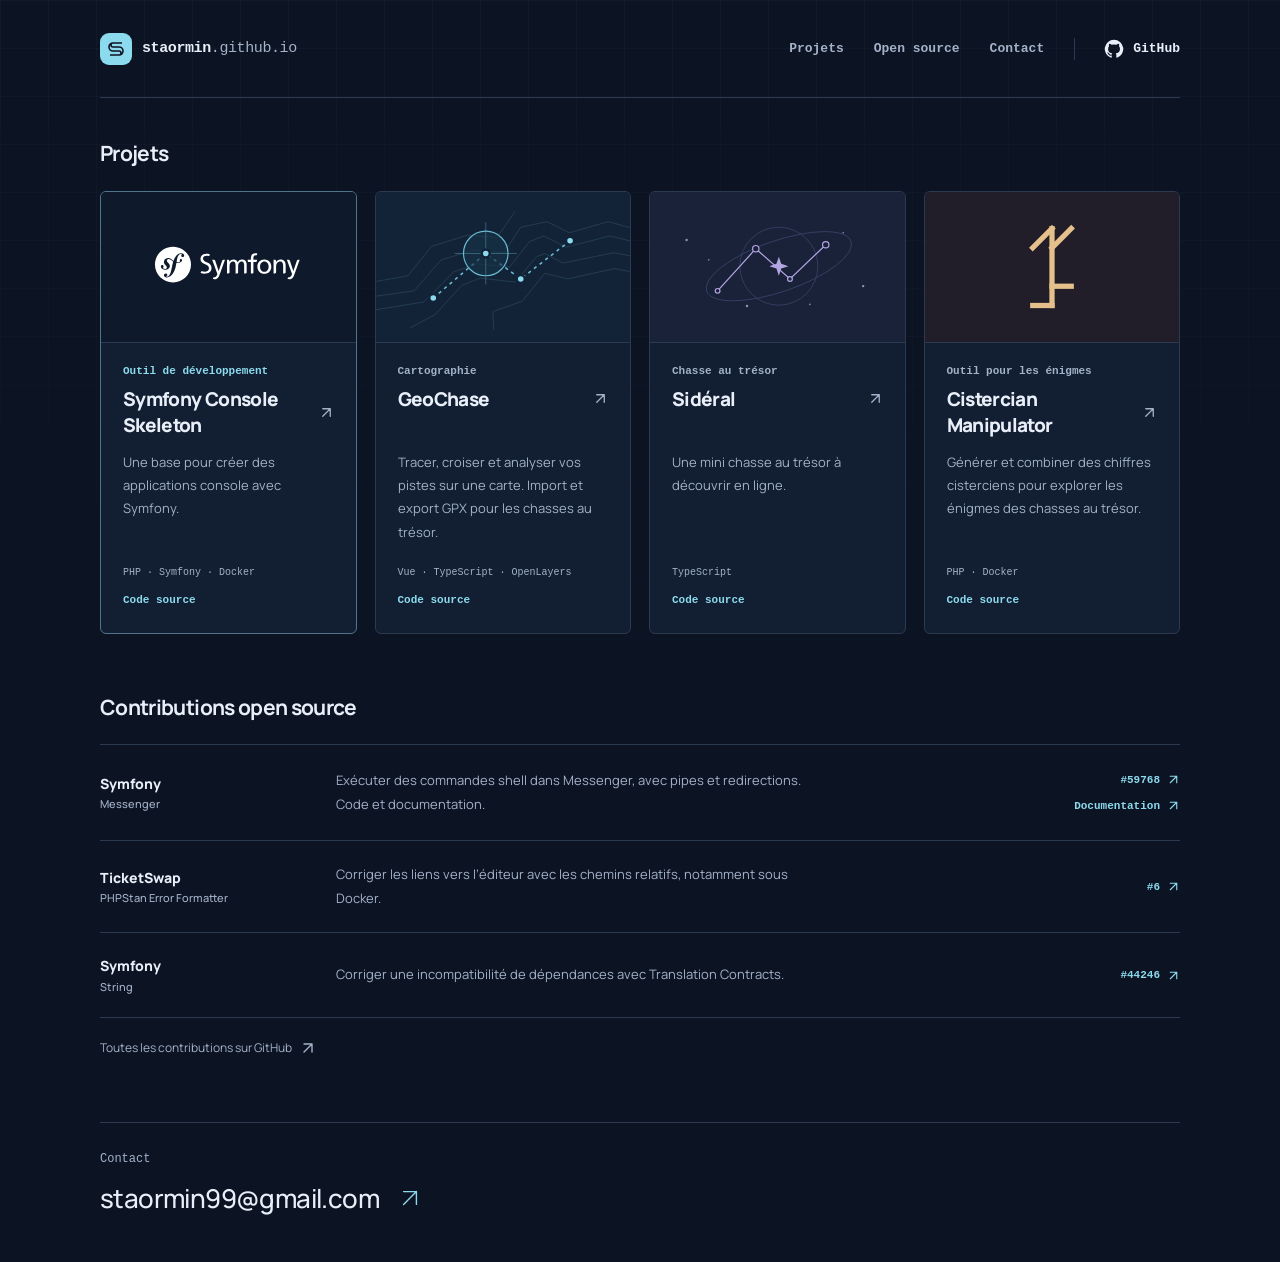
<file: index.html>
<!doctype html>
<html lang="fr">
  <head>
    <meta charset="utf-8">
    <meta name="viewport" content="width=device-width, initial-scale=1">
    <title>Staormin — Développeur web, projets &amp; open source</title>
    <meta name="description" content="Projets de Staormin : Symfony Console Skeleton, GeoChase, Sidéral et Cistercian Manipulator. Développement web et contributions à Symfony et TicketSwap.">
    <meta name="author" content="Staormin">
    <meta name="robots" content="index, follow">
    <meta name="theme-color" content="#0c1424">
    <link rel="canonical" href="https://staormin.github.io/">
    <link rel="icon" href="./assets/favicon.svg" type="image/svg+xml">
    <link rel="preload" href="./assets/manrope-latin.woff2" as="font" type="font/woff2" crossorigin>
    <link rel="stylesheet" href="./styles.css">
    <meta property="og:type" content="website">
    <meta property="og:locale" content="fr_FR">
    <meta property="og:site_name" content="Staormin">
    <meta property="og:title" content="Staormin — Projets &amp; open source">
    <meta property="og:description" content="Symfony Console Skeleton, GeoChase, Sidéral et Cistercian Manipulator. Les projets et contributions open source de Staormin.">
    <meta property="og:url" content="https://staormin.github.io/">
    <meta name="twitter:card" content="summary">
    <meta name="twitter:title" content="Staormin — Projets &amp; open source">
    <meta name="twitter:description" content="Symfony Console Skeleton, GeoChase, Sidéral, Cistercian Manipulator et mes contributions à l’écosystème PHP.">
    <script type="application/ld+json">
      {
        "@context": "https://schema.org",
        "@graph": [
          {
            "@type": "Person",
            "@id": "https://staormin.github.io/#staormin",
            "name": "Staormin",
            "url": "https://staormin.github.io/",
            "email": "mailto:staormin99@gmail.com",
            "sameAs": ["https://github.com/Staormin"]
          },
          {
            "@type": "WebSite",
            "@id": "https://staormin.github.io/#website",
            "name": "Staormin",
            "url": "https://staormin.github.io/",
            "inLanguage": "fr",
            "author": {"@id": "https://staormin.github.io/#staormin"}
          },
          {
            "@type": "ProfilePage",
            "@id": "https://staormin.github.io/#page",
            "url": "https://staormin.github.io/",
            "name": "Staormin — Développeur web, projets & open source",
            "description": "Outils PHP et Symfony, cartographie, chasses au trésor et contributions open source de Staormin.",
            "inLanguage": "fr",
            "isPartOf": {"@id": "https://staormin.github.io/#website"},
            "mainEntity": {"@id": "https://staormin.github.io/#staormin"}
          }
        ]
      }
    </script>
  </head>
  <body>
    <a class="skip-link" href="#contenu">Aller au contenu</a>
    <div class="shell">
      <header class="site-header">
        <a class="identity" href="./" aria-label="Staormin, accueil">
          <svg class="monogram" width="32" height="32" viewBox="0 0 32 32" aria-hidden="true"><rect width="32" height="32" rx="9" fill="currentColor"/><path d="M22 10H13a4 4 0 0 0 0 8h6a2 2 0 0 1 0 4h-9M10 22h9a4 4 0 0 0 0-8h-6a2 2 0 0 1 0-4h9" fill="none" stroke="#0c1424" stroke-width="1.6" stroke-linejoin="round"/></svg>
          <span>staormin<span class="identity-domain">.github.io</span></span>
        </a>
        <nav aria-label="Navigation principale">
          <a href="#projets">Projets</a>
          <a href="#open-source">Open source</a>
          <a href="#contact">Contact</a>
          <a class="nav-github" aria-label="Profil GitHub de Staormin" title="Profil GitHub" href="https://github.com/Staormin" rel="me">
            <svg width="20" height="20" viewBox="0 0 24 24" fill="currentColor" aria-hidden="true"><path d="M12 .9a11.1 11.1 0 0 0-3.5 21.63c.56.1.76-.24.76-.54v-2.08c-3.09.67-3.74-1.31-3.74-1.31-.51-1.28-1.24-1.62-1.24-1.62-1.01-.69.08-.68.08-.68 1.12.08 1.71 1.15 1.71 1.15 1 .1.6 2.22 3.23 1.27.1-.72.39-1.21.71-1.49-2.47-.28-5.06-1.24-5.06-5.5 0-1.22.44-2.22 1.15-3-.11-.29-.5-1.43.11-2.98 0 0 .94-.3 3.06 1.14a10.66 10.66 0 0 1 5.56 0c2.12-1.44 3.05-1.14 3.05-1.14.61 1.55.23 2.69.11 2.98.72.78 1.15 1.78 1.15 3 0 4.27-2.6 5.21-5.08 5.48.4.35.75 1.02.75 2.06v2.72c0 .3.2.64.77.53A11.1 11.1 0 0 0 12 .9Z"/></svg>
            <span class="github-label">GitHub</span>
          </a>
        </nav>
      </header>

      <main id="contenu" tabindex="-1">
        <h1 class="visually-hidden">Projets et contributions de Staormin</h1>

        <section class="projects section" id="projets" aria-labelledby="projects-title">
          <div class="section-heading"><h2 id="projects-title">Projets</h2></div>
          <div class="project-grid">
            <article class="project-card skeleton featured">
              <a class="project-art symfony-art" href="https://github.com/Staormin/symfony-skeleton" aria-label="Découvrir Symfony Console Skeleton sur GitHub">
                <img src="./assets/symfony-logo-white.svg" alt="Symfony" width="220" height="94" decoding="async">
              </a>
              <div class="project-body">
                <p class="project-category">Outil de développement</p>
                <h3><a href="https://github.com/Staormin/symfony-skeleton">Symfony Console Skeleton<svg class="external-icon" viewBox="0 0 16 16" aria-hidden="true"><path d="M4 12 12 4M4 4h8v8"/></svg></a></h3>
                <p class="project-description">Une base pour créer des applications console avec Symfony.</p>
                <div class="project-bottom"><span>PHP · Symfony · Docker</span><a href="https://github.com/Staormin/symfony-skeleton" aria-label="Code source de Symfony Console Skeleton">Code source</a></div>
              </div>
            </article>

            <article class="project-card geochase">
              <a class="project-art" href="https://staormin.github.io/GeoChase/" aria-label="Ouvrir GeoChase, outil de cartographie">
                <svg viewBox="0 0 320 130" fill="none" aria-hidden="true">
                  <g stroke="#294258" stroke-width="1"><path d="m-10 103 58-8 34-39 40-12 39 3 21-32 33-7 28 14 49-14 40 11M-8 120l68-11 38-38 29-10 41 4 25-32 18-7 28 14 55-14 37 9M-10 85l50-9 30-37 45-14 37 3 23-33M42 142l32-17 34-37 23-9 44 5 27-32 10-4 23 12 64-13 37 7M148 144l-1-23 37-13 28-35 29 7 59-13 42 8"/></g>
                  <path d="m72 104 66-56 44 32 62-48" stroke="#69b9d0" stroke-width="2" stroke-dasharray="4 5"/>
                  <circle cx="138" cy="48" r="28" fill="#183448" fill-opacity=".65" stroke="#69b9d0" stroke-width="1.5"/>
                  <path d="M138 9v78M99 48h78" stroke="#69b9d0" stroke-opacity=".5"/>
                  <g fill="#8cdaed" stroke="#122337" stroke-width="3"><circle cx="72" cy="104" r="5"/><circle cx="138" cy="48" r="5"/><circle cx="182" cy="80" r="5"/><circle cx="244" cy="32" r="5"/></g>
                </svg>
              </a>
              <div class="project-body">
                <p class="project-category">Cartographie</p>
                <h3><a href="https://staormin.github.io/GeoChase/">GeoChase<svg class="external-icon" viewBox="0 0 16 16" aria-hidden="true"><path d="M4 12 12 4M4 4h8v8"/></svg></a></h3>
                <p class="project-description">Tracer, croiser et analyser vos pistes sur une carte. Import et export GPX pour les chasses au trésor.</p>
                <div class="project-bottom"><span>Vue · TypeScript · OpenLayers</span><a href="https://github.com/Staormin/GeoChase" aria-label="Code source de GeoChase">Code source</a></div>
              </div>
            </article>

            <article class="project-card sideral">
              <a class="project-art" href="https://staormin.github.io/Sideral/" aria-label="Découvrir Sidéral, mini chasse au trésor">
                <svg viewBox="0 0 320 130" fill="none" aria-hidden="true">
                  <circle cx="162" cy="64" r="49" stroke="#394467"/><ellipse cx="162" cy="64" rx="96" ry="32" transform="rotate(-19 162 64)" stroke="#394467"/>
                  <path d="m85 95 48-53 43 38 45-43" stroke="#b3a5e2" stroke-width="1.5"/>
                  <g fill="#8996bb"><circle cx="46" cy="31" r="1.5"/><circle cx="74" cy="56" r="1"/><circle cx="268" cy="89" r="1.5"/><circle cx="243" cy="22" r="1"/><circle cx="201" cy="112" r="1"/><circle cx="122" cy="114" r="1.5"/></g>
                  <g fill="#192239" stroke="#b3a5e2" stroke-width="1.5"><circle cx="85" cy="95" r="3"/><circle cx="133" cy="42" r="4"/><circle cx="176" cy="80" r="3"/><circle cx="221" cy="37" r="4"/></g>
                  <path d="m162 52 3 9 9 3-9 3-3 9-3-9-9-3 9-3Z" fill="#b3a5e2"/>
                </svg>
              </a>
              <div class="project-body">
                <p class="project-category">Chasse au trésor</p>
                <h3><a href="https://staormin.github.io/Sideral/">Sidéral<svg class="external-icon" viewBox="0 0 16 16" aria-hidden="true"><path d="M4 12 12 4M4 4h8v8"/></svg></a></h3>
                <p class="project-description">Une mini chasse au trésor à découvrir en ligne.</p>
                <div class="project-bottom"><span>TypeScript</span><a href="https://github.com/Staormin/Sideral" aria-label="Code source de Sidéral">Code source</a></div>
              </div>
            </article>

            <article class="project-card cistercian">
              <a class="project-art cistercian-art" href="https://github.com/Staormin/CistercianManipulator" aria-label="Découvrir Cistercian Manipulator sur GitHub">
                <img src="./assets/cistercian-logo.svg" alt="1234 en numération cistercienne" width="112" height="112" decoding="async">
              </a>
              <div class="project-body">
                <p class="project-category">Outil pour les énigmes</p>
                <h3><a href="https://github.com/Staormin/CistercianManipulator">Cistercian Manipulator<svg class="external-icon" viewBox="0 0 16 16" aria-hidden="true"><path d="M4 12 12 4M4 4h8v8"/></svg></a></h3>
                <p class="project-description">Générer et combiner des chiffres cisterciens pour explorer les énigmes des chasses au trésor.</p>
                <div class="project-bottom"><span>PHP · Docker</span><a href="https://github.com/Staormin/CistercianManipulator" aria-label="Code source de Cistercian Manipulator">Code source</a></div>
              </div>
            </article>
          </div>
        </section>

        <section class="contributions section" id="open-source" aria-labelledby="contributions-title">
          <div class="section-heading"><h2 id="contributions-title">Contributions open source</h2></div>
          <div class="contribution-list">
            <article class="contribution">
              <h3>Symfony <span>Messenger</span></h3>
              <p>Exécuter des commandes shell dans Messenger, avec pipes et redirections. Code et documentation.</p>
              <div class="pr-links"><a href="https://github.com/symfony/symfony/pull/59768" aria-label="Contribution Symfony Messenger, pull request 59768">#59768<svg class="external-icon" viewBox="0 0 16 16" aria-hidden="true"><path d="M4 12 12 4M4 4h8v8"/></svg></a><a href="https://github.com/symfony/symfony-docs/pull/20681" aria-label="Documentation Symfony Messenger, pull request 20681">Documentation<svg class="external-icon" viewBox="0 0 16 16" aria-hidden="true"><path d="M4 12 12 4M4 4h8v8"/></svg></a></div>
            </article>
            <article class="contribution">
              <h3>TicketSwap <span>PHPStan Error Formatter</span></h3>
              <p>Corriger les liens vers l’éditeur avec les chemins relatifs, notamment sous Docker.</p>
              <div class="pr-links"><a href="https://github.com/TicketSwap/phpstan-error-formatter/pull/6" aria-label="Contribution TicketSwap PHPStan Error Formatter, pull request 6">#6<svg class="external-icon" viewBox="0 0 16 16" aria-hidden="true"><path d="M4 12 12 4M4 4h8v8"/></svg></a></div>
            </article>
            <article class="contribution">
              <h3>Symfony <span>String</span></h3>
              <p>Corriger une incompatibilité de dépendances avec Translation Contracts.</p>
              <div class="pr-links"><a href="https://github.com/symfony/symfony/pull/44246" aria-label="Contribution Symfony String, pull request 44246">#44246<svg class="external-icon" viewBox="0 0 16 16" aria-hidden="true"><path d="M4 12 12 4M4 4h8v8"/></svg></a></div>
            </article>
          </div>
          <a class="all-contributions" href="https://github.com/search?q=author%3AStaormin+is%3Apr+is%3Amerged+-user%3AStaormin&amp;type=pullrequests">Toutes les contributions sur GitHub<svg class="external-icon" viewBox="0 0 16 16" aria-hidden="true"><path d="M4 12 12 4M4 4h8v8"/></svg></a>
        </section>

        <section class="contact" id="contact" aria-labelledby="contact-title">
          <h2 id="contact-title">Contact</h2>
          <a href="mailto:staormin99@gmail.com"><span>staormin99@gmail.com</span><svg viewBox="0 0 24 24" width="22" height="22" aria-hidden="true"><path d="M5 19 19 5M5 5h14v14"/></svg></a>
        </section>
      </main>
    </div>
  </body>
</html>
</file>
<file: styles.css>
@font-face {
  font-family: Manrope;
  font-style: normal;
  font-weight: 400 800;
  font-display: swap;
  src: url("./assets/manrope-latin.woff2") format("woff2");
}

:root {
  color-scheme: dark;
  --background: #0c1424;
  --surface: #121e31;
  --ink: #e9eff9;
  --muted: #a3b2c8;
  --blue: #8cdaed;
  --line: #2b3a50;
  --focus: #8cdaed;
  --mono: "SFMono-Regular", Consolas, "Liberation Mono", monospace;
  font-family: Manrope, "Segoe UI", sans-serif;
  color: var(--ink);
  background: var(--background);
  font-synthesis: none;
  text-rendering: optimizeLegibility;
  -webkit-font-smoothing: antialiased;
}

* { box-sizing: border-box; }
html { scroll-behavior: smooth; scroll-padding-top: 28px; }
body { margin: 0; position: relative; }
body::before {
  content: "";
  position: absolute;
  z-index: -1;
  inset: 0 0 auto;
  height: 620px;
  pointer-events: none;
  background-image: linear-gradient(#a3b2c80a 1px, transparent 1px), linear-gradient(90deg, #a3b2c80a 1px, transparent 1px);
  background-size: 48px 48px;
  mask-image: linear-gradient(#000, transparent);
}
::selection { background: #2c5267; color: #fff; }
a { color: inherit; text-decoration: none; }
a:hover { color: var(--blue); }
a:focus-visible { outline: 3px solid var(--focus); outline-offset: 5px; border-radius: 3px; }
svg { display: block; flex-shrink: 0; }
h1, h2, h3, p { margin: 0; }
.shell { max-width: 1168px; margin-inline: auto; padding-inline: 44px; }
.visually-hidden { position: absolute; width: 1px; height: 1px; margin: -1px; padding: 0; overflow: hidden; clip-path: inset(50%); white-space: nowrap; border: 0; }
.skip-link { position: fixed; z-index: 10; left: 16px; top: 12px; transform: translateY(-180%); padding: 12px 18px; background: var(--blue); color: var(--background); border-radius: 4px; }
.skip-link:focus { transform: translateY(0); color: var(--background); }
.site-header { display: flex; align-items: center; justify-content: space-between; gap: 24px; min-height: 98px; border-bottom: 1px solid var(--line); }
.identity { font-family: var(--mono); display: inline-flex; align-items: center; gap: 10px; font-size: 15px; font-weight: 800; letter-spacing: -.4px; }
.monogram { color: var(--blue); }
.identity-domain { font-weight: 500; color: var(--muted); }
nav { display: flex; gap: 30px; align-items: center; }
nav a { font-family: var(--mono); display: inline-flex; align-items: center; min-height: 44px; font-size: 13px; font-weight: 600; color: var(--muted); }
nav .nav-github { position: relative; gap: 9px; padding-left: 30px; color: var(--ink); }
.nav-github::before { content: ""; position: absolute; left: 0; top: 50%; width: 1px; height: 22px; background: var(--line); transform: translateY(-50%); }
nav .nav-github:hover { color: var(--blue); }
#projets { padding-top: 40px; }
.intro { display: flex; justify-content: space-between; align-items: flex-end; gap: 28px; padding: 56px 0 64px; }
h1 { font-size: clamp(54px, 6.5vw, 84px); line-height: 1.12; letter-spacing: -.065em; font-weight: 700; margin-left: -4px; }
.intro-lead { margin-top: 20px; font-size: 23px; line-height: 1.5; letter-spacing: -.7px; font-weight: 500; }
.intro-description { font-size: 15px; color: var(--muted); line-height: 1.8; margin-top: 7px; }
.profile-link { display: inline-flex; align-items: center; justify-content: center; gap: 10px; flex-shrink: 0; padding: 13px 16px; margin-bottom: 3px; border: 1px solid var(--line); border-radius: 4px; background: var(--surface); font-size: 13px; font-weight: 700; }
.profile-link:hover { border-color: var(--blue); background: #16283a; }
.external-icon { width: 16px; height: 16px; fill: none; stroke: currentColor; stroke-width: 1.4; stroke-linecap: round; stroke-linejoin: round; }
.section { margin-bottom: 58px; }
.section-heading { display: flex; justify-content: space-between; align-items: baseline; gap: 16px; margin-bottom: 21px; }
h2 { font-size: 21px; letter-spacing: -.65px; line-height: 1.5; font-weight: 700; }
.section-note { font-family: var(--mono); font-size: 11px; line-height: 1.5; color: var(--muted); }
.project-grid { display: grid; grid-template-columns: repeat(4, minmax(0, 1fr)); gap: 18px; }
.project-card { min-width: 0; overflow: hidden; border: 1px solid var(--line); border-radius: 6px; background: var(--surface); display: flex; flex-direction: column; }
.project-art { display: block; overflow: hidden; border-bottom: 1px solid var(--line); }
.project-art:focus-visible { outline-offset: -5px; }
.project-art svg { width: 100%; height: 150px; }
.geochase .project-art { background: #122337; }
.sideral .project-art { background: #192239; }
.featured { border-color: #50758b; }
.featured .project-category { color: var(--blue); }
.symfony-art { height: 151px; background: #0e1a2b; display: grid; place-items: center; }
.symfony-art img { display: block; width: min(220px, 74%); height: auto; }
.cistercian-art { height: 151px; background: #211e2a; display: grid; place-items: center; }
.cistercian-art img { display: block; width: 112px; height: 112px; }
.project-card:hover { border-color: #688399; }
.featured:hover { border-color: var(--blue); }
.project-body { padding: 22px 22px 17px; flex: 1; display: flex; flex-direction: column; }
.project-category { font-family: var(--mono); color: var(--muted); font-size: 11px; font-weight: 600; margin-bottom: 9px; }
.project-card h3 { min-height: 2.8em; font-size: 19px; font-weight: 800; letter-spacing: -.65px; line-height: 1.4; }
.project-card h3 a { display: flex; justify-content: space-between; align-items: center; gap: 8px; }
.project-card h3 .external-icon { width: 15px; height: 15px; color: var(--muted); }
.project-description { color: var(--muted); font-size: 13px; line-height: 1.8; margin-block: 12px 21px; }
.project-bottom { font-family: var(--mono); display: flex; flex-direction: column; align-items: flex-start; gap: 5px 12px; margin-top: auto; font-size: 10px; line-height: 1.6; color: var(--muted); }
.project-bottom a { font-size: 11px; font-weight: 700; color: var(--blue); padding-block: 6px; }
.project-bottom a:hover { text-decoration: underline; text-underline-offset: 4px; }
.contribution-list { border-top: 1px solid var(--line); }
.contribution { display: grid; grid-template-columns: 210px minmax(0, 1fr) 144px; gap: 26px; align-items: center; padding-block: 22px; border-bottom: 1px solid var(--line); }
.contribution h3 { font-size: 14px; font-weight: 800; line-height: 1.6; }
.contribution h3 span { display: block; color: var(--muted); font-size: 11px; font-weight: 500; }
.contribution p { font-size: 13px; color: var(--muted); line-height: 1.8; max-width: 60ch; }
.pr-links { display: flex; flex-direction: column; align-items: flex-end; gap: 1px; }
.pr-links a { font-family: var(--mono); display: inline-flex; align-items: center; gap: 7px; padding-block: 6px; color: var(--blue); font-size: 11px; font-weight: 600; }
.pr-links a:hover { text-decoration: underline; text-underline-offset: 4px; }
.pr-links .external-icon { width: 13px; height: 13px; }
.all-contributions { display: inline-flex; align-items: center; gap: 8px; margin-top: 13px; padding-block: 8px; color: var(--muted); font-size: 12px; }
.contact { padding-top: 27px; margin-bottom: 42px; border-top: 1px solid var(--line); }
.contact h2 { margin-bottom: 8px; font-family: var(--mono); font-size: 12px; font-weight: 500; letter-spacing: 0; color: var(--muted); }
.contact > a { display: inline-flex; align-items: center; gap: 20px; min-height: 44px; font-size: 26px; font-weight: 500; letter-spacing: -.6px; }
.contact > a span { text-decoration: underline; text-decoration-color: transparent; text-underline-offset: 6px; text-decoration-thickness: 1px; }
.contact > a:hover span { text-decoration-color: currentColor; }
.contact svg { fill: none; stroke: var(--blue); stroke-width: 1.5; stroke-linecap: round; stroke-linejoin: round; }

@media (max-width: 1100px) {
  .project-grid { grid-template-columns: repeat(2, minmax(0, 1fr)); }
  .project-card h3 { min-height: 0; }
}

@media (max-width: 960px) {
  .shell { padding-inline: 28px; }
  .project-grid { gap: 14px; }
  .project-body { padding-inline: 17px; }
  .project-card h3 { font-size: 17px; }
  .contribution { grid-template-columns: 175px minmax(0, 1fr) 117px; gap: 20px; }
  .intro-description { max-width: 44ch; }
}

@media (max-width: 700px) {
  .shell { padding-inline: 24px; max-width: 580px; }
  .site-header { min-height: 84px; gap: 16px; }
  .identity > span, .github-label { display: none; }
  nav { gap: 16px; }
  nav a { font-size: 11px; }
  nav .nav-github { padding-left: 16px; }
  #projets { padding-top: 28px; }
  .intro { display: block; padding: 35px 0 44px; }
  h1 { font-size: 64px; }
  .intro-lead { font-size: 20px; margin-top: 17px; }
  .intro-description { font-size: 14px; margin-top: 8px; }
  .profile-link { margin-top: 23px; }
  .section-heading { display: block; margin-bottom: 19px; }
  .section-note { display: block; margin-top: 5px; }
  .project-grid { grid-template-columns: 1fr; gap: 20px; }
  .project-art svg { height: 150px; }
  .project-body { padding: 23px 24px 18px; }
  .project-card h3 { font-size: 21px; }
  .project-description { font-size: 14px; margin-bottom: 19px; }
  .project-bottom { flex-direction: row; flex-wrap: wrap; justify-content: space-between; align-items: center; font-size: 11px; }
  .project-bottom a { font-size: 12px; }
  .section { margin-bottom: 44px; }
  .contribution { grid-template-columns: 1fr; gap: 10px; padding-block: 23px; }
  .contribution h3 { font-size: 15px; }
  .contribution h3 span { font-size: 12px; }
  .contribution p { font-size: 14px; }
  .pr-links { flex-direction: row; justify-content: flex-start; gap: 22px; }
  .pr-links a { font-size: 12px; min-height: 32px; }
  .contact { padding-top: 23px; margin-bottom: 32px; }
  .contact > a { font-size: clamp(18px, 5.2vw, 24px); gap: 13px; }
  .contact svg { width: 20px; height: 20px; }
}

@media (max-width: 380px) {
  .shell { padding-inline: 18px; }
  .identity { gap: 7px; font-size: 13px; }
  .monogram { width: 27px; height: 27px; }
  nav { gap: 12px; }
  nav a { font-size: 10px; }
  h1 { font-size: 56px; }
  .intro-lead { font-size: 18px; }
  .project-body { padding-inline: 20px; }
}

@media (prefers-reduced-motion: reduce) { html { scroll-behavior: auto; } }
</file>
